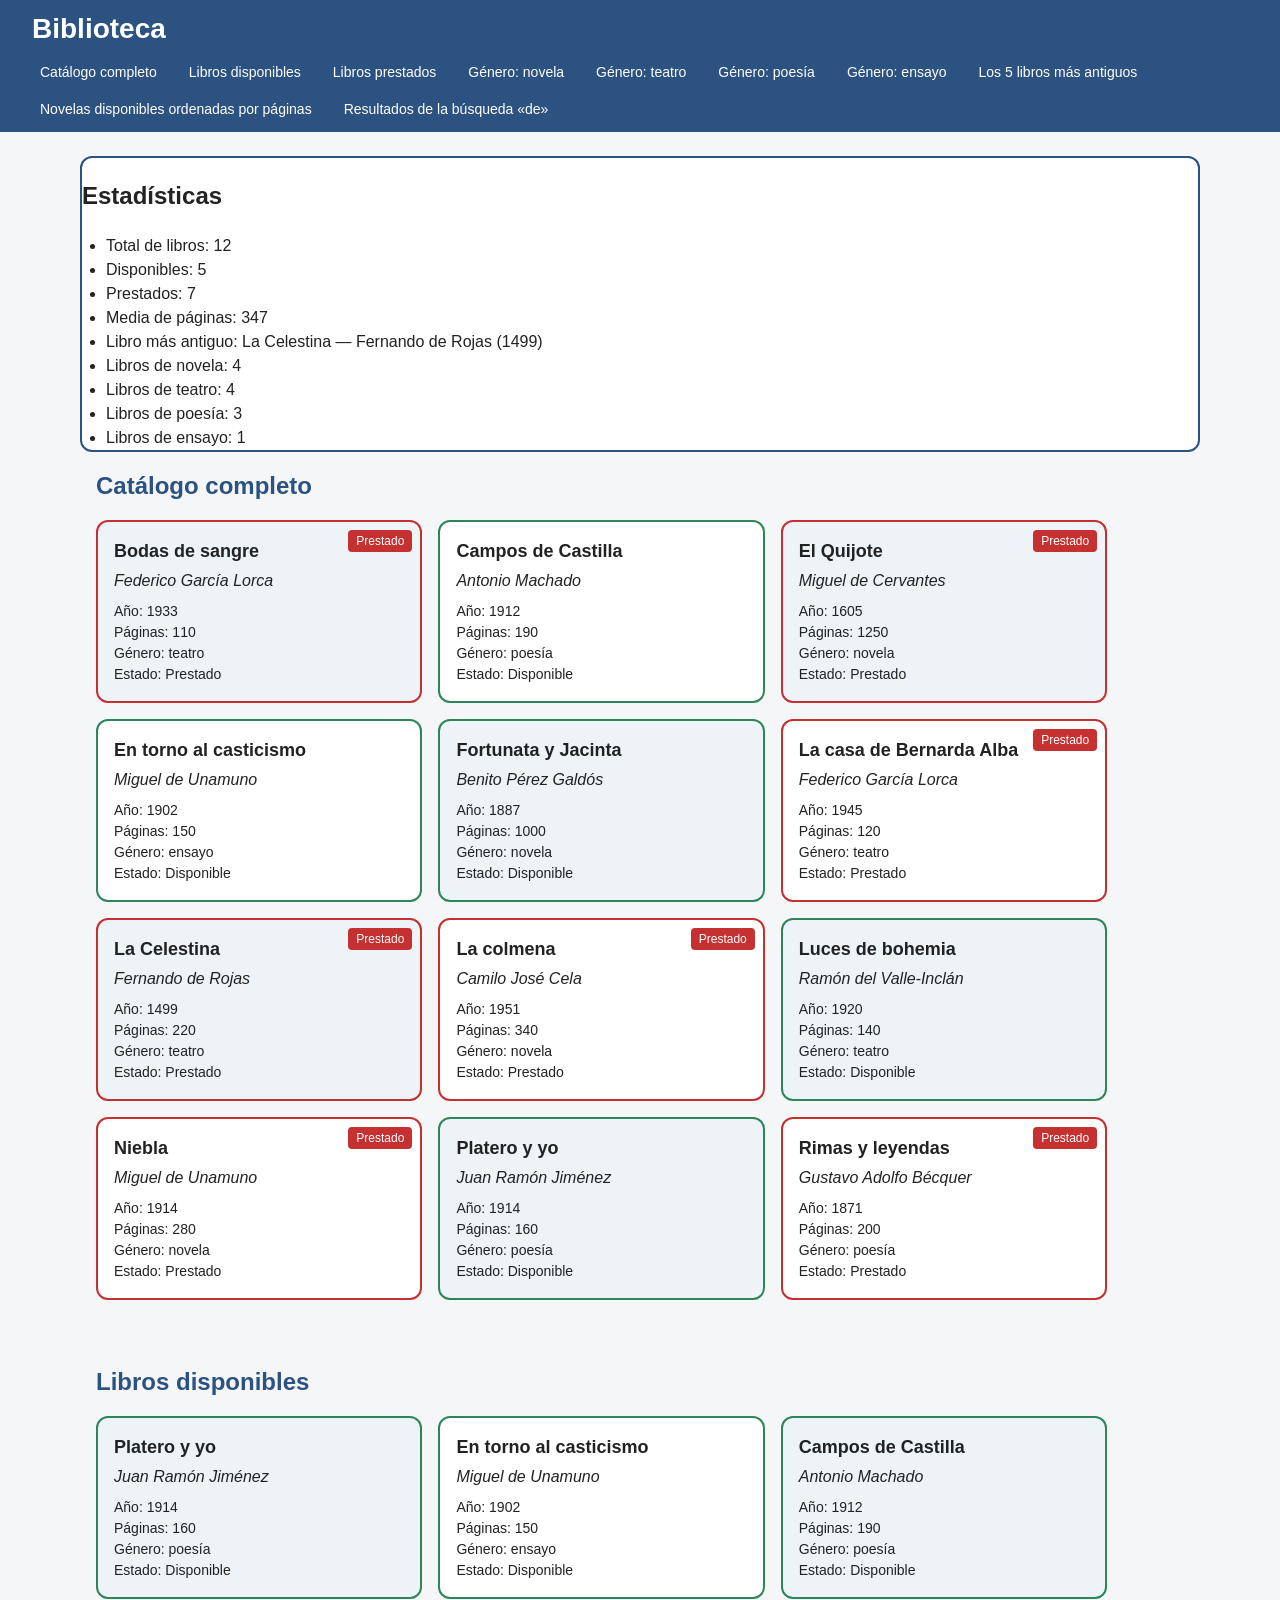
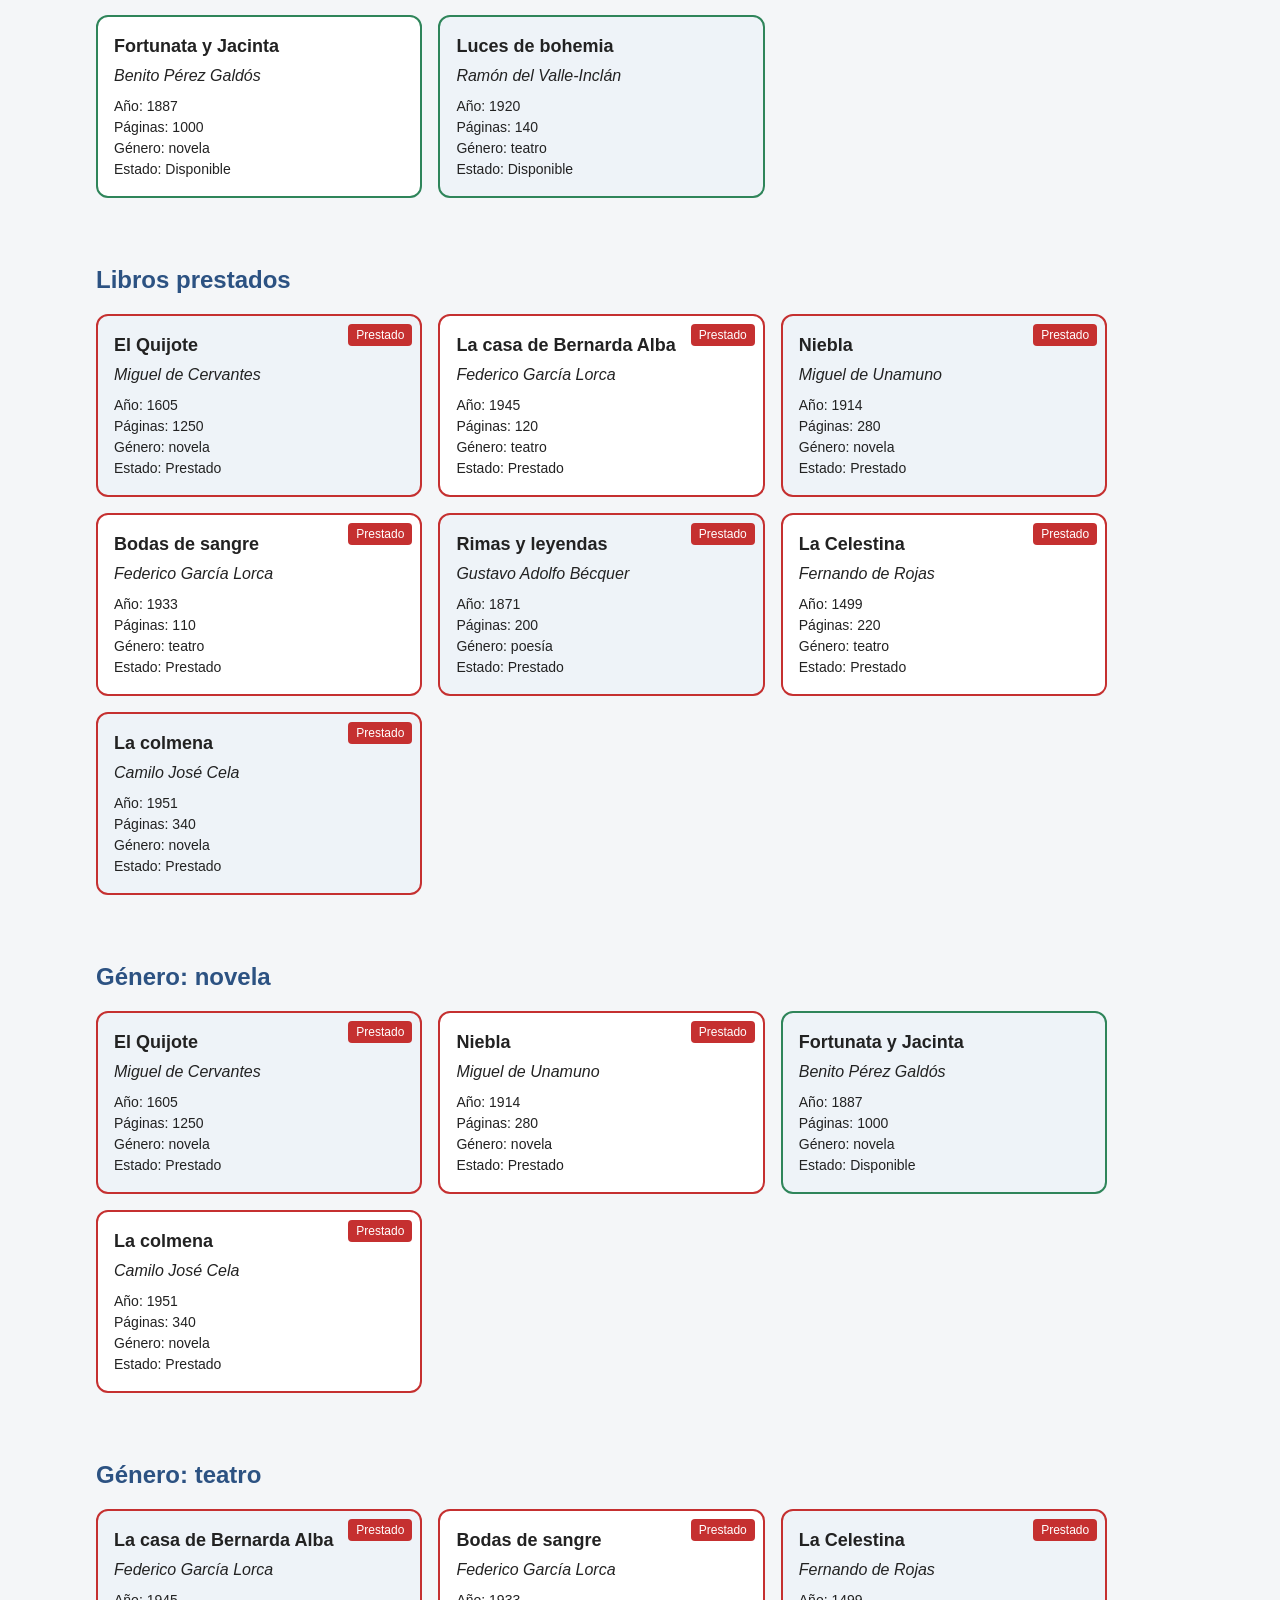
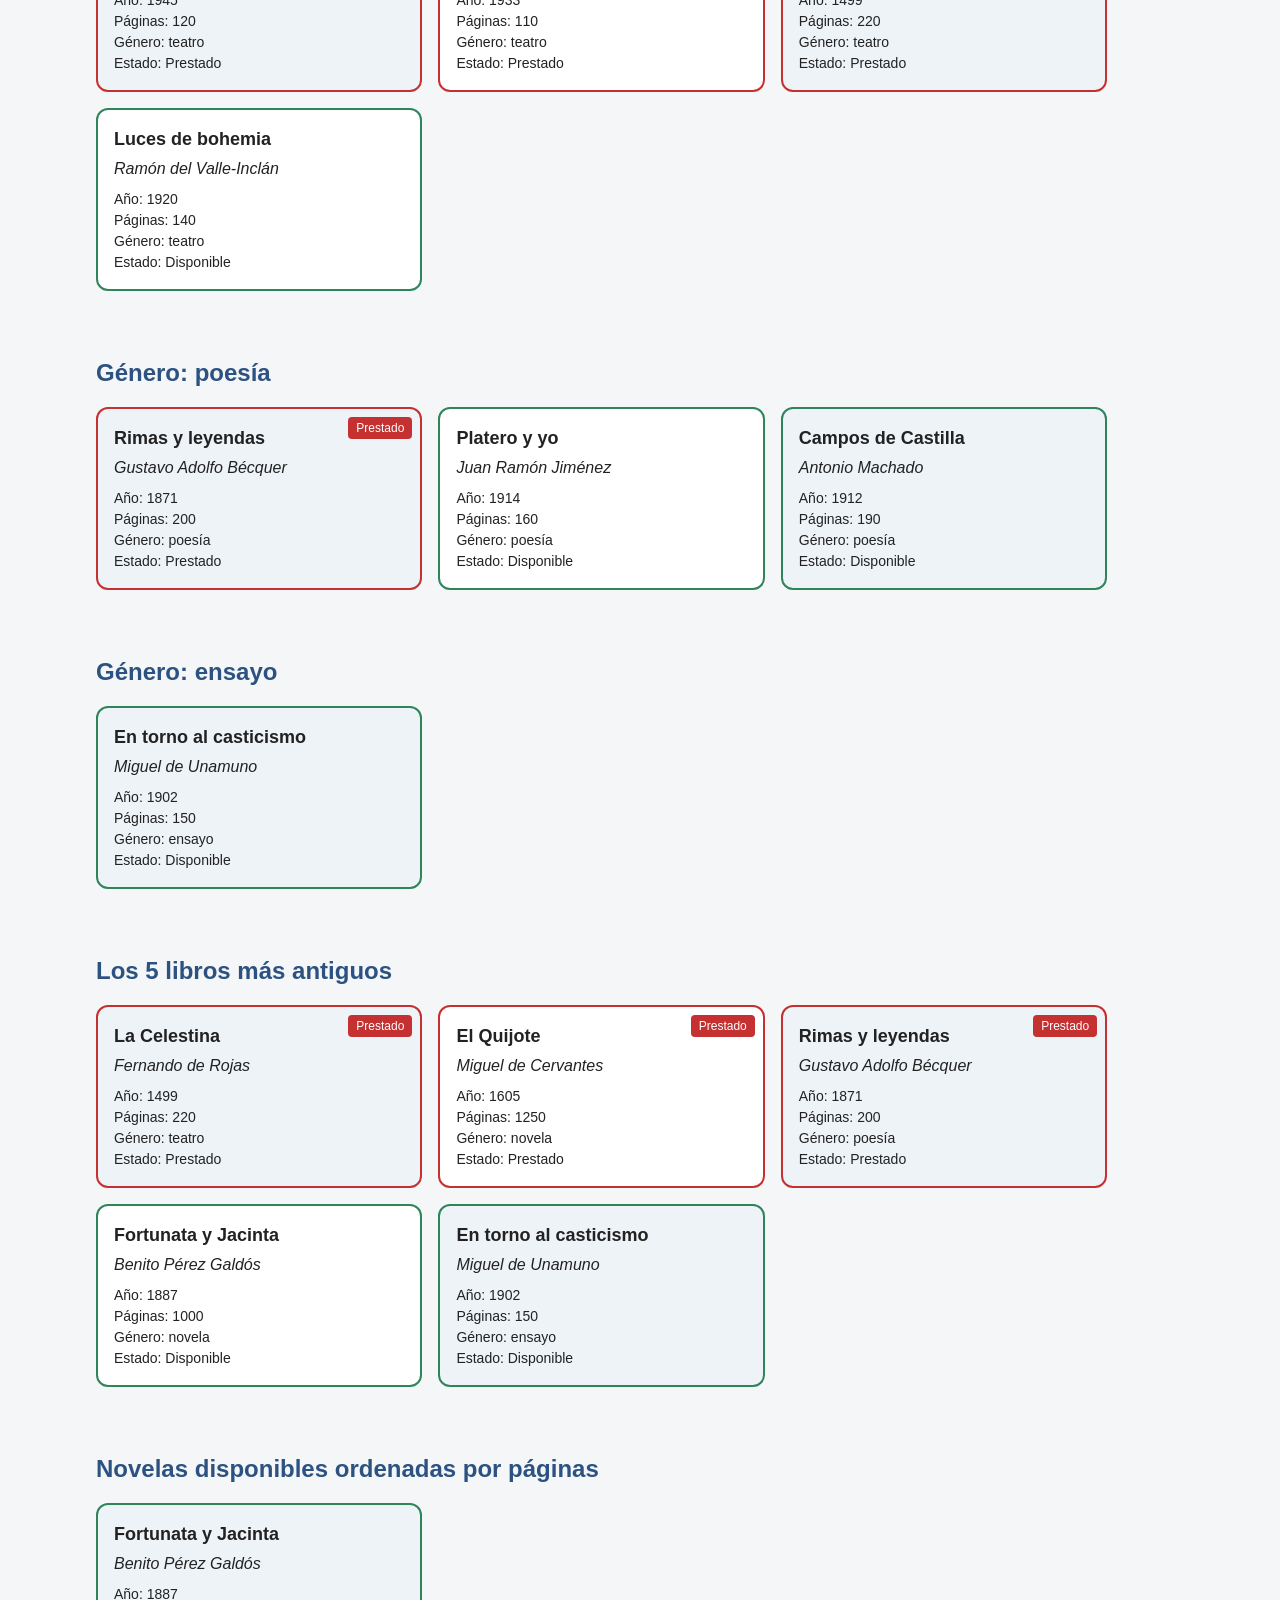
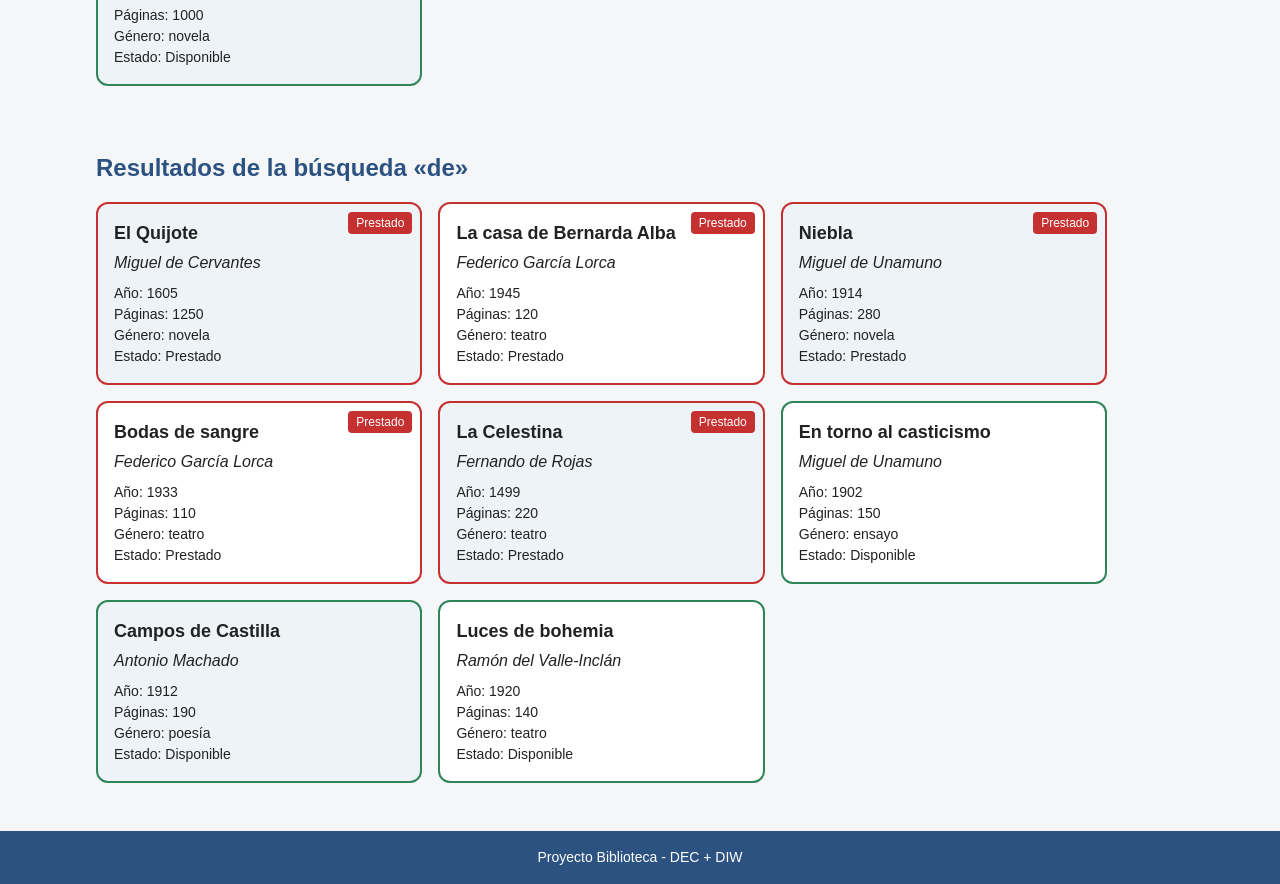
<file: proyecto_evaluacion01/index.html>
<!doctype html>
<html lang="es">
  <head>
    <meta charset="UTF-8">
    <meta name="viewport" content="width=device-width, initial-scale=1.0">    <title>Biblioteca</title>
    <link rel="stylesheet" href="css/estilos.css">
  </head>
  <body>
    <header>
      <h1>Biblioteca</h1>
      <nav id="indice"></nav>
    </header>

    <main>
      <div id="estadisticas"></div>
      <div id="contenedor"></div>
    </main>

    <footer>
      <p>Proyecto Biblioteca - DEC + DIW</p>
    </footer>

    <script type="module" src="js/app.js"></script>
  </body>
</html>
</file>
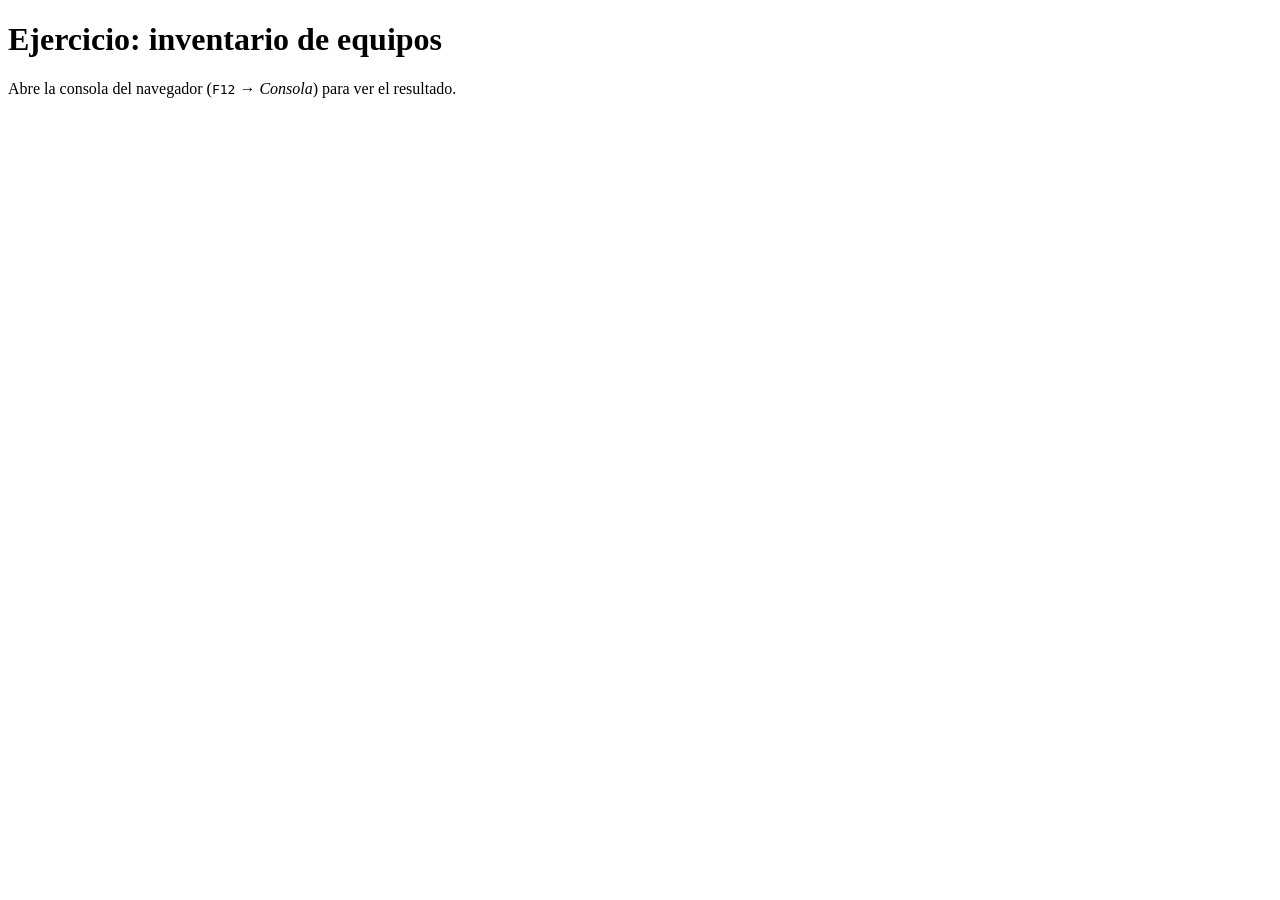
<file: 3.1_ 3.2_Herencia/2/index.html>
<!DOCTYPE html>
<html lang="es">
<head>
  <meta charset="UTF-8">
  <title>Ejercicio — Inventario de equipos</title>
</head>
<body>
  <h1>Ejercicio: inventario de equipos</h1>
  <p>Abre la consola del navegador (<kbd>F12</kbd> → <em>Consola</em>) para ver el resultado.</p>

  <script src="ordenadores.js"></script>
  <script src="main.js"></script>
</body>
</html>
</file>
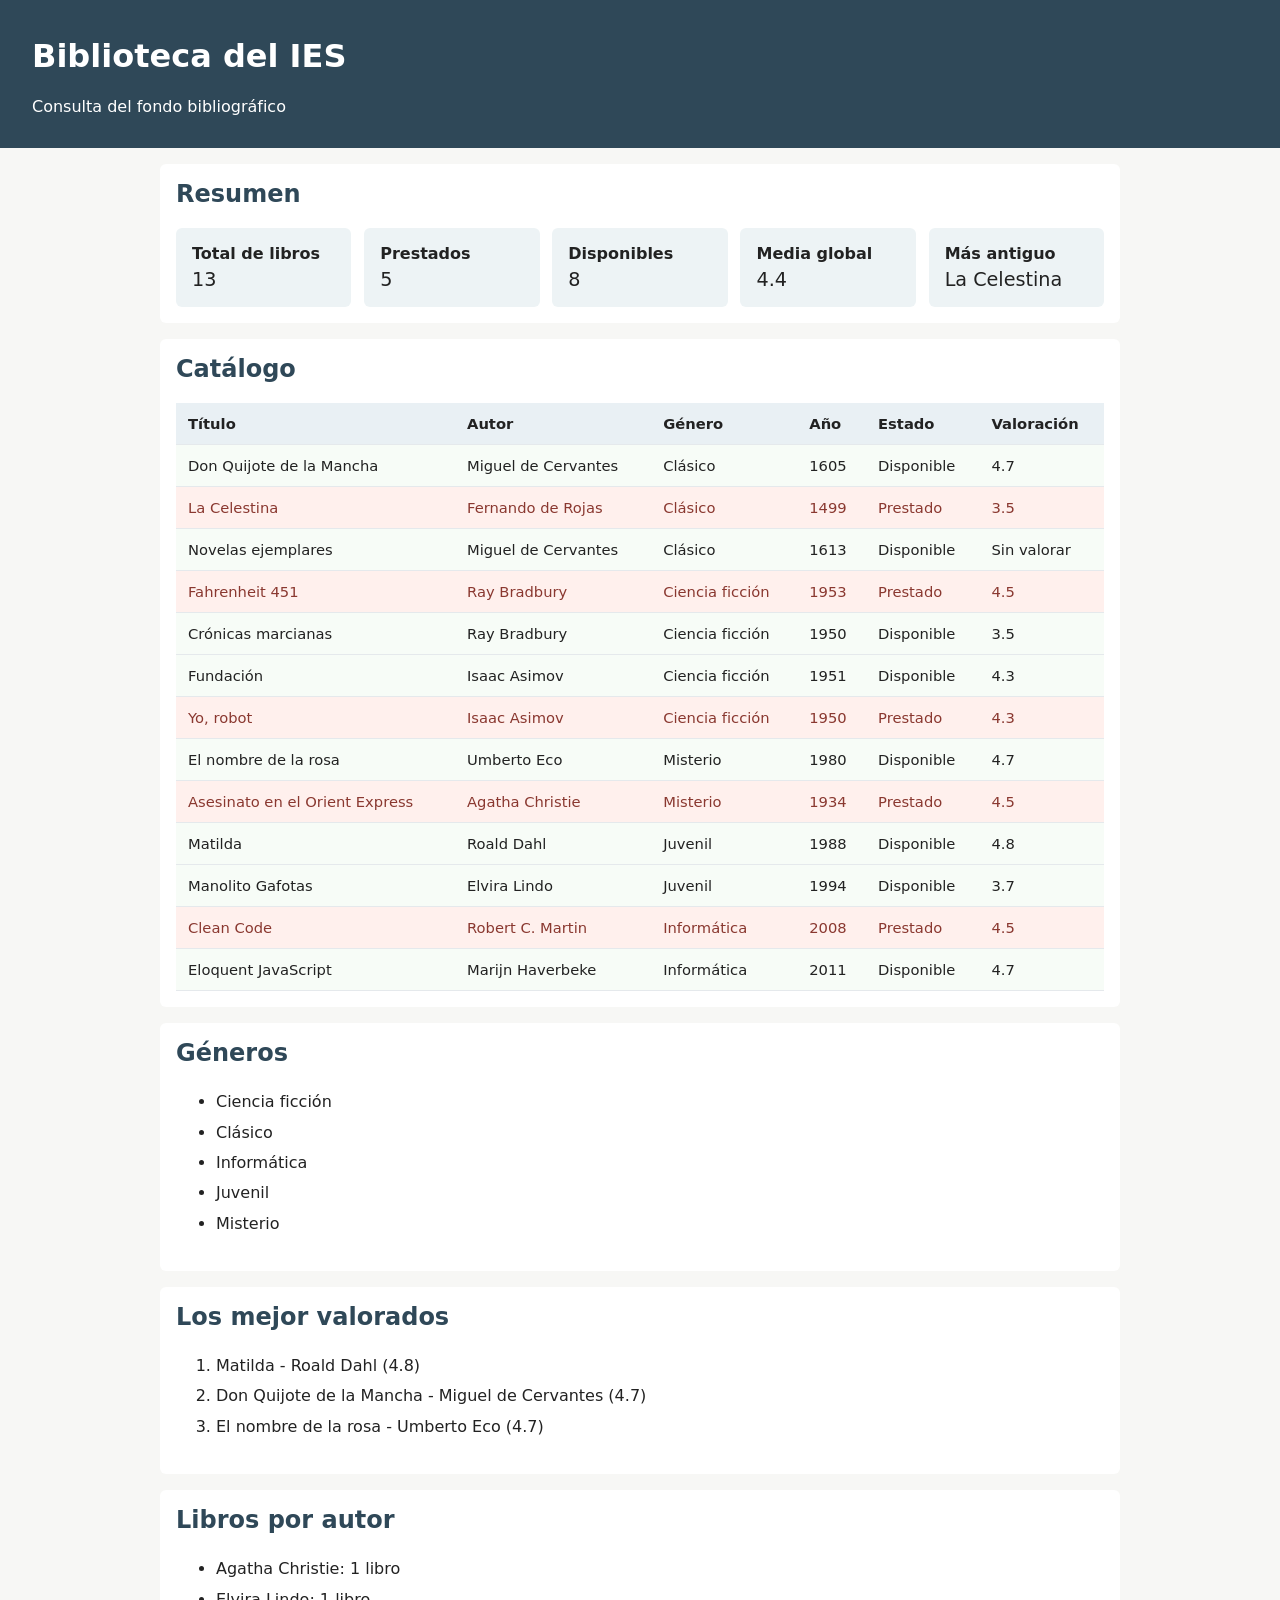
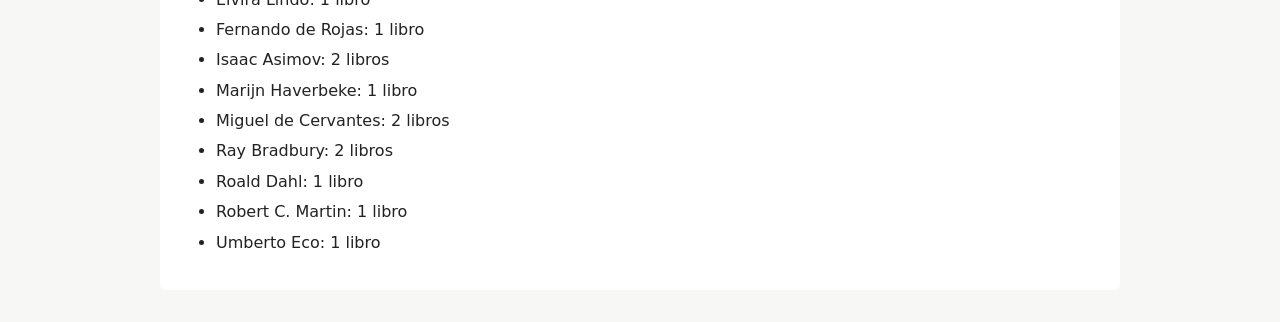
<file: Ruiz_Angela_biblioteca/biblioteca-ies/index.html>
<!DOCTYPE html>
<html lang="es">
<head>
  <meta charset="UTF-8">
  <meta name="viewport" content="width=device-width, initial-scale=1.0">
  <title>Biblioteca del IES</title>
  <link rel="stylesheet" href="css/estilos.css">
  <!-- El orden importa: app.js usa la constante LIBROS definida en datos.js -->
  <script src="js/datos.js" defer></script>
  <script src="js/app.js" defer></script>
  <script src="js/pruebas.js" defer></script>
</head>
<body>
  <header>
    <h1>Biblioteca del IES</h1>
    <p>Consulta del fondo bibliográfico</p>
  </header>

  <main>
    <section>
      <h2>Resumen</h2>
      <div id="resumen"></div>
    </section>

    <section>
      <h2>Catálogo</h2>
      <div id="catalogo"></div>
    </section>

    <section>
      <h2>Géneros</h2>
      <div id="generos"></div>
    </section>

    <section>
      <h2>Los mejor valorados</h2>
      <div id="ranking"></div>
    </section>

    <section>
      <h2>Libros por autor</h2>
      <div id="autores"></div>
    </section>
  </main>
</body>
</html>
</file>
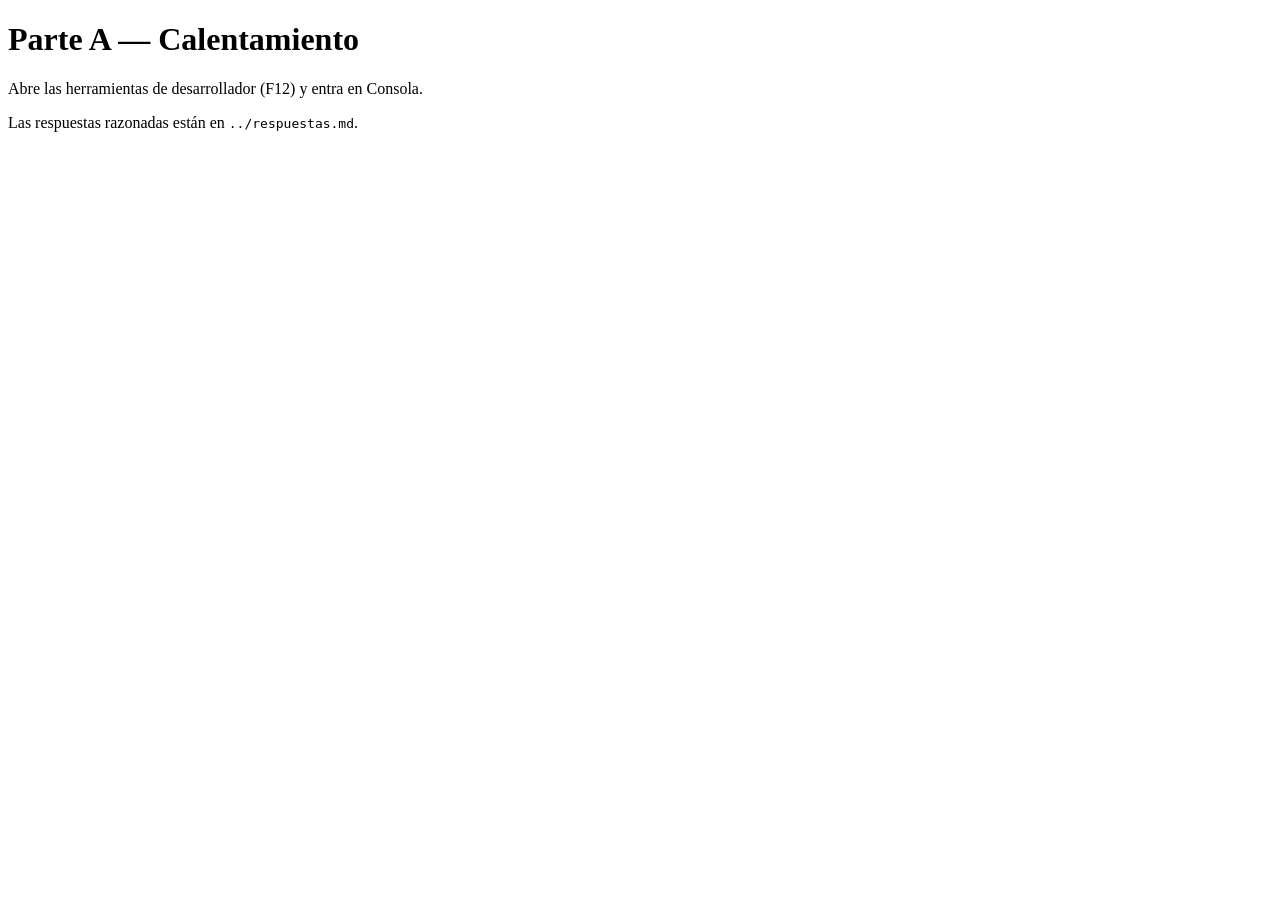
<file: Ruiz_Angela_biblioteca/parteA/index.html>
<!DOCTYPE html>
<html lang="es">
<head>
  <meta charset="UTF-8">
  <meta name="viewport" content="width=device-width, initial-scale=1.0">
  <title>Parte A — Biblioteca del IES</title>
  <script src="ejA1.js" defer></script>
  <script src="ejA2.js" defer></script>
  <script src="ejA3.js" defer></script>
  <script src="ejA4.js" defer></script>
  <script src="ejA5.js" defer></script>
  <script src="ejA6.js" defer></script>
</head>
<body>
  <h1>Parte A — Calentamiento</h1>
  <p>Abre las herramientas de desarrollador (F12) y entra en Consola.</p>
  <p>Las respuestas razonadas están en <code>../respuestas.md</code>.</p>
</body>
</html>
</file>
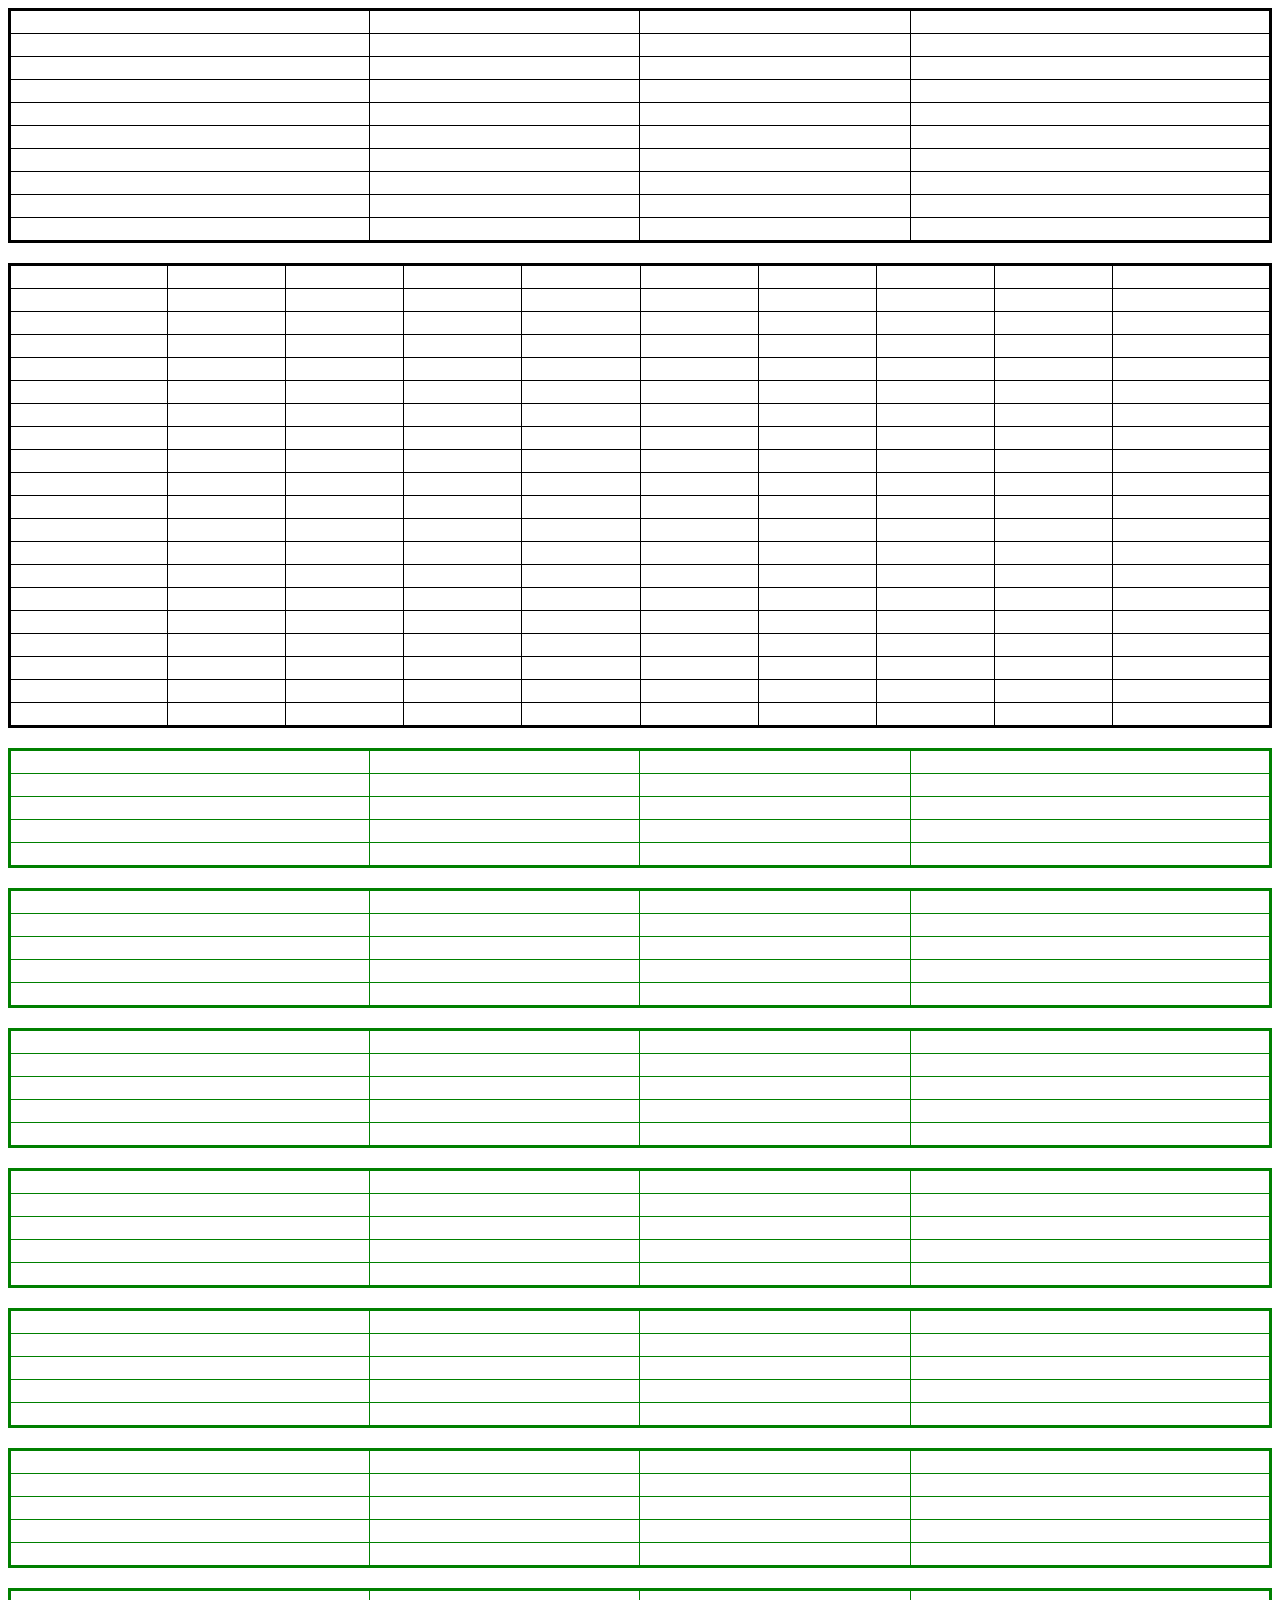
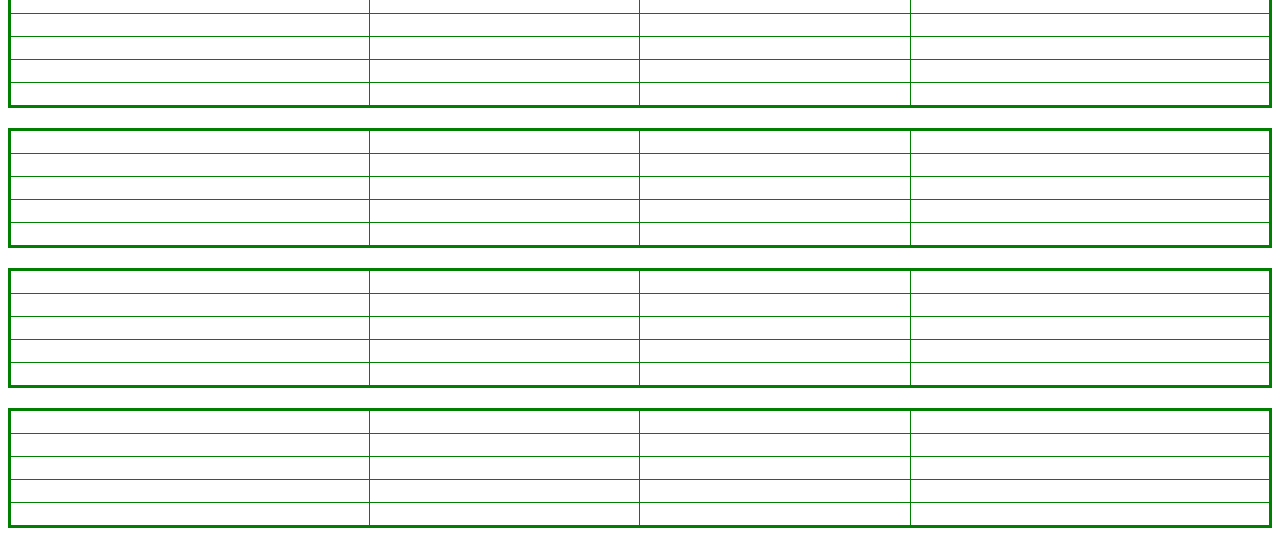
<file: Ejercicios04/4.1_FuncionTabla.html>
<!DOCTYPE html>
<html lang="es">
<head>
    <meta charset="UTF-8">
    <title>Práctica 5.2 - Tablas</title>
</head>
<body>

<script>
    function dibujarTabla(filas = 10, columnas = 4, color = "black") {

        let tabla = document.createElement("table");

        tabla.style.width = "100%";
        tabla.style.border = "3px solid " + color;
        tabla.style.borderCollapse = "collapse";
        tabla.style.marginBottom = "20px";

        for (let i = 0; i < filas; i++) {

            let fila = document.createElement("tr");

            for (let j = 0; j < columnas; j++) {

                let celda = document.createElement("td");

                celda.style.border = "1px solid " + color;
                celda.style.height = "20px";

                fila.appendChild(celda);
            }

            tabla.appendChild(fila);
        }

        document.body.appendChild(tabla);
    }

    dibujarTabla();

    dibujarTabla(20, 10);

    for (let i = 0; i < 10; i++) {
        dibujarTabla(5, 4, "green");
    }
</script>

</body>
</html>
</file>
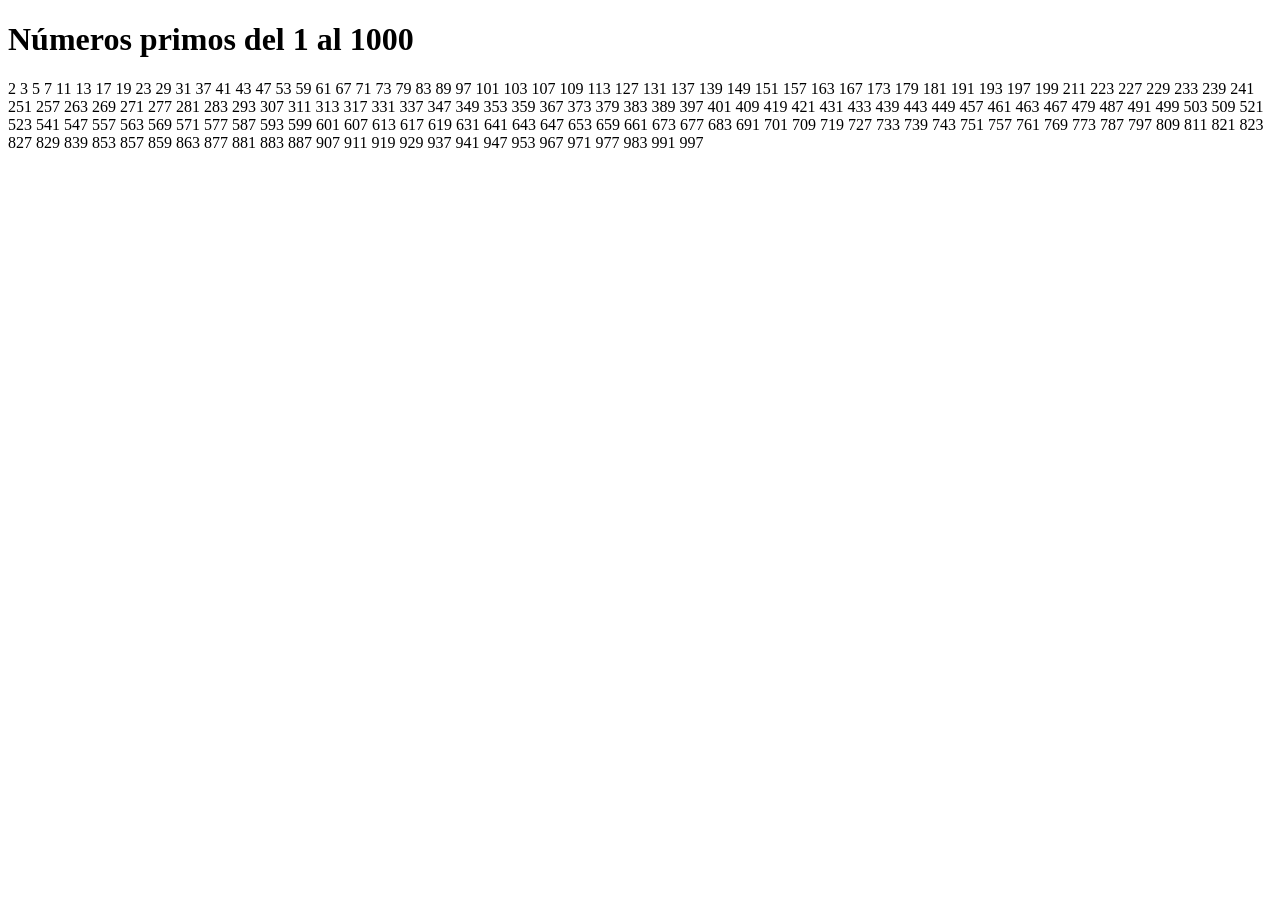
<file: Ejercicios04/4.2_NumPrimos.html>
<!DOCTYPE html>
<html lang="es">
<head>
    <meta charset="UTF-8">
    <title>Práctica 2 - Números primos</title>
</head>
<body>

    <h1>Números primos del 1 al 1000</h1>

    <script>
        function esPrimo(numero) {

            if (numero < 2) {
                return false;
            }

            for (let i = 2; i < numero; i++) {
                if (numero % i === 0) {
                    return false;
                }
            }

            return true;
        }

        for (let i = 1; i <= 1000; i++) {
            if (esPrimo(i)) {
                document.write(i + " ");
            }
        }
    </script>

</body>
</html>
</file>
<file: proyecto_evaluacion01/css/estilos.css>
/* ---------- Variables (tema 03) ---------- */
:root {
  --color-principal: #2c5282;
  --color-fondo: #f4f6f8;
  --color-texto: #222222;
  --color-tarjeta: #ffffff;
  --color-tarjeta-alt: #eef3f8;
  --color-disponible: #2f855a;
  --color-prestado: #c53030;
}

/* ---------- Base (temas 04 y 06) ---------- */
* {
  box-sizing: border-box;
}

html {
  scroll-padding-top: 8rem; /* para que el header fijo no tape la sección al saltar desde el índice */
}

body {
  margin: 0;
  font-family: "Segoe UI", Arial, sans-serif;
  line-height: 1.5;
  color: var(--color-texto);
  background-color: var(--color-fondo);
}

/* ---------- Cabecera sticky e índice (temas 07 y 08) ---------- */
header {
  position: sticky;
  top: 0;
  z-index: 10;
  padding: 0.5rem 2rem;
  background-color: var(--color-principal);
  color: white;
}

header h1 {
  margin: 0 0 0.5rem 0;
  font-size: 1.75rem;
}

nav {
  display: flex;
  flex-wrap: wrap;
  gap: 0.5rem 1rem;
}

/* ---------- Enlaces del índice (tema 06) ---------- */
.enlace-indice {
  color: white;
  font-size: 0.875rem;
  text-decoration: none;
  padding: 0.25rem 0.5rem;
  border-radius: 0.25rem;
}

.enlace-indice:hover,
.enlace-indice:focus {
  background-color: white;
  color: var(--color-principal);
  outline: 2px solid white;
}

/* ---------- Contenido principal (tema 04) ---------- */
main {
  width: 95%;
  max-width: 70rem;
  margin: 1.5rem auto;
}

/* ---------- Secciones: tarjetas en rejilla con flex-wrap (tema 08) ---------- */
main section {
  display: flex;
  flex-wrap: wrap;
  gap: 1rem;
  margin-bottom: 2rem;
  padding: 1rem;
}

main section h2 {
  width: 100%;
  margin: 0;
  font-size: 1.5rem;
  color: var(--color-principal);
}

main section p {
  width: 100%;
  margin: 0;
}

/* ---------- Tarjeta (temas 04, 05 y 07) ---------- */
.tarjeta {
  position: relative; /* para colocar la etiqueta "Prestado" dentro de la tarjeta */
  width: 30%;
  padding: 1rem;
  background-color: var(--color-tarjeta);
  border: 2px solid var(--color-principal);
  border-radius: 0.75rem;
}

.tarjeta:nth-child(even) {
  background-color: var(--color-tarjeta-alt);
}

/* el color del borde cambia según el estado (tema 05) */
.tarjeta.disponible {
  border-color: var(--color-disponible);
}

.tarjeta.prestado {
  border-color: var(--color-prestado);
}

/* ---------- Textos de la tarjeta: jerarquía de tamaños (tema 06) ---------- */
.tarjeta-titulo {
  margin: 0 0 0.25rem 0;
  font-size: 1.125rem;
}

.tarjeta-autor {
  margin: 0 0 0.5rem 0;
  font-size: 1rem;
  font-style: italic;
}

.tarjeta-dato {
  margin: 0;
  font-size: 0.875rem;
}

/* ---------- Etiqueta "Prestado" en la esquina (tema 07) ---------- */
.etiqueta {
  position: absolute;
  top: 0.5rem;
  right: 0.5rem;
  padding: 0.125rem 0.5rem;
  font-size: 0.75rem;
  color: white;
  background-color: var(--color-prestado);
  border-radius: 0.25rem;
}

/* ---------- Panel de estadísticas (tema 05) ---------- */
.panel {
  display: block; /*para no heredar el flex de main section*/
  background-color: var(--color-tarjeta);
  border: 2px solid var(--color-principal);
  border-radius: 0.75rem;
}

.panel ul {
  margin: 0.5rem 0 0 0;
  padding-left: 1.5rem;
}

/* ---------- Pie ---------- */
footer {
  padding: 1rem 2rem;
  text-align: center;
  font-size: 0.875rem;
  color: white;
  background-color: var(--color-principal);
}

footer p {
  margin: 0;
}
</file>
<file: Ruiz_Angela_biblioteca/biblioteca-ies/css/estilos.css>
/* Estilos mínimos de partida. Puedes ampliarlos (requisito R8). */
body {
  font-family: system-ui, sans-serif;
  margin: 0;
  color: #222;
  background: #f7f7f5;
}

header {
  background: #2f4858;
  color: #fff;
  padding: 1rem 2rem;
}

main {
  max-width: 960px;
  margin: 0 auto;
  padding: 1rem;
}

section {
  background: #fff;
  border-radius: 6px;
  padding: 1rem;
  margin-bottom: 1rem;
}

h2 { margin-top: 0; color: #2f4858; }
.tabla-contenedor { overflow-x: auto; }
table { border-collapse: collapse; width: 100%; font-size: 0.92rem; }
th, td { padding: 0.75rem; text-align: left; border-bottom: 1px solid #e5e9ec; }
th { background: #e9f0f4; }
tr.prestado { background: #fff0ed; color: #8a3830; }
tr:not(.prestado) { background: #f7fcf7; }
ul, ol { line-height: 1.9; }
.resumen-grid { display: grid; grid-template-columns: repeat(auto-fit, minmax(150px, 1fr)); gap: .8rem; }
.resumen-grid p { margin: 0; padding: 1rem; background: #edf3f5; border-radius: 6px; }
.resumen-grid strong, .resumen-grid span { display: block; }
.resumen-grid span { margin-top: .35rem; font-size: 1.2rem; }
</file>
